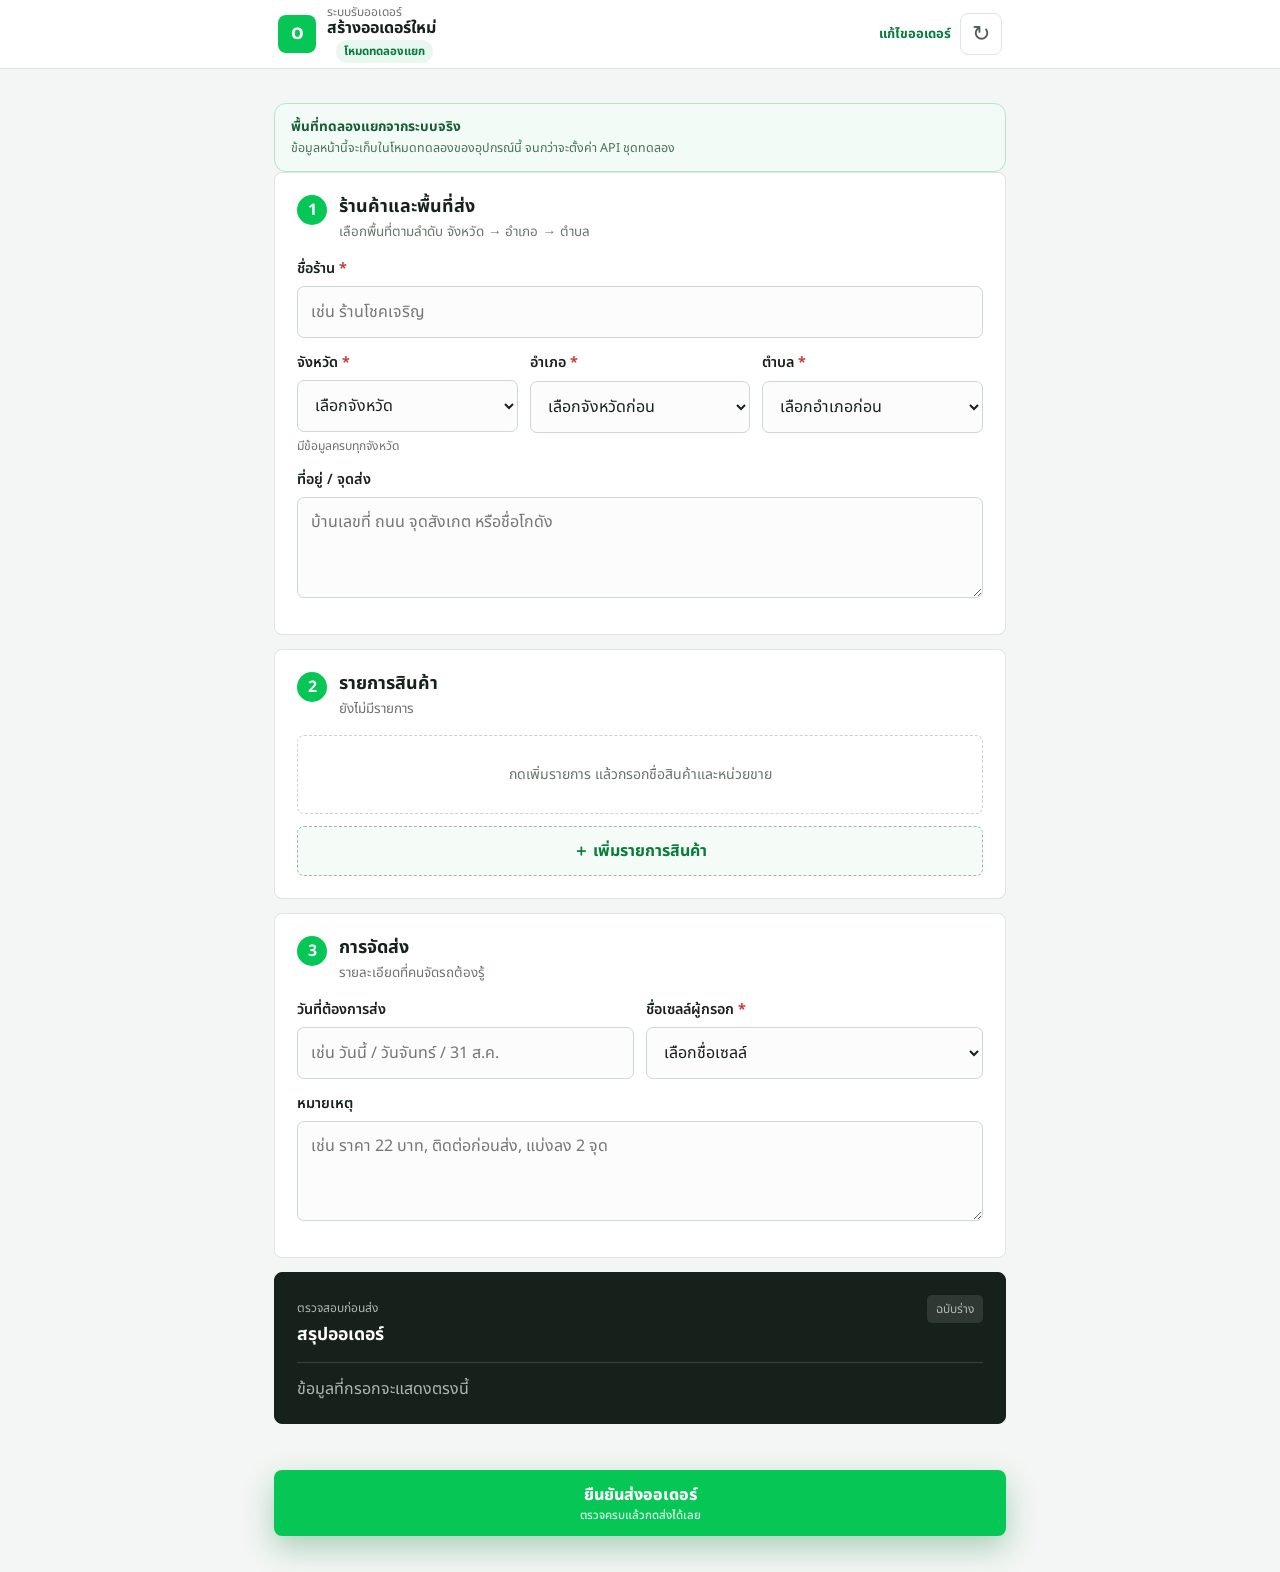
<file: index.html>
<!doctype html><html lang="th"><head><meta charset="utf-8"><meta name="viewport" content="width=device-width,initial-scale=1,viewport-fit=cover"><meta name="theme-color" content="#06c755"><title>รับออเดอร์จากเซลล์</title><link rel="preconnect" href="https://fonts.googleapis.com"><link rel="preconnect" href="https://fonts.gstatic.com" crossorigin><link href="https://fonts.googleapis.com/css2?family=Noto+Sans+Thai:wght@400;500;600;700&display=swap" rel="stylesheet"><link rel="stylesheet" href="styles.css"></head><body>
<header class="app-header"><div class="header-inner"><div class="brand-mark">O</div><div><p>ระบบรับออเดอร์</p><strong>สร้างออเดอร์ใหม่</strong><span class="test-badge">โหมดทดลองแยก</span></div><div class="header-actions"><a class="edit-link" href="edit.html">แก้ไขออเดอร์</a><button class="icon-button" type="button" id="resetButton" title="ล้างข้อมูล" aria-label="ล้างข้อมูล">↻</button></div></div></header>
<main class="app-shell"><div class="experiment-notice"><strong>พื้นที่ทดลองแยกจากระบบจริง</strong><span>ข้อมูลหน้านี้จะเก็บในโหมดทดลองของอุปกรณ์นี้ จนกว่าจะตั้งค่า API ชุดทดลอง</span></div><form id="orderForm" novalidate>
<section class="form-section" aria-labelledby="customer-title"><div class="section-heading compact"><span class="step">1</span><div><h1 id="customer-title">ร้านค้าและพื้นที่ส่ง</h1><p>เลือกพื้นที่ตามลำดับ จังหวัด → อำเภอ → ตำบล</p></div></div><label class="field shop-field"><span>ชื่อร้าน <b>*</b></span><input id="shopName" name="shopName" type="text" placeholder="เช่น ร้านโชคเจริญ" autocomplete="off" aria-autocomplete="list" aria-controls="shopSuggestions" aria-expanded="false" required><div class="shop-suggestions" id="shopSuggestions" role="listbox" hidden></div></label><div class="address-grid"><label class="field"><span>จังหวัด <b>*</b></span><select class="address-native" name="province" id="province" tabindex="-1" aria-hidden="true"><option value="">เลือกจังหวัด</option></select><button class="address-picker" id="provincePicker" type="button">เลือกจังหวัด <span>⌄</span></button></label><label class="field"><span>อำเภอ <b>*</b></span><select class="address-native" name="district" id="district" tabindex="-1" aria-hidden="true" disabled><option value="">เลือกจังหวัดก่อน</option></select><button class="address-picker" id="districtPicker" type="button" disabled>เลือกจังหวัดก่อน <span>⌄</span></button></label><label class="field"><span>ตำบล <b>*</b></span><select class="address-native" name="subdistrict" id="subdistrict" tabindex="-1" aria-hidden="true" disabled><option value="">เลือกอำเภอก่อน</option></select><button class="address-picker" id="subdistrictPicker" type="button" disabled>เลือกอำเภอก่อน <span>⌄</span></button></label></div><label class="field"><span>ที่อยู่ / จุดส่ง</span><textarea id="address" name="address" rows="3" placeholder="บ้านเลขที่ ถนน จุดสังเกต หรือชื่อโกดัง"></textarea></label></section>
<section class="form-section" aria-labelledby="items-title"><div class="section-heading compact"><span class="step">2</span><div><h2 id="items-title">รายการสินค้า</h2><p id="itemCount">ยังไม่มีรายการ</p></div></div><div id="itemsList" class="items-list"><div class="empty-state" id="emptyItems">กดเพิ่มรายการ แล้วกรอกชื่อสินค้าและหน่วยขาย</div></div><button class="add-button" type="button" id="addItemButton">＋ เพิ่มรายการสินค้า</button></section>
<section class="form-section" aria-labelledby="delivery-title"><div class="section-heading compact"><span class="step">3</span><div><h2 id="delivery-title">การจัดส่ง</h2><p>รายละเอียดที่คนจัดรถต้องรู้</p></div></div><div class="two-col"><label class="field"><span>วันที่ต้องการส่ง</span><input id="deliveryDate" name="deliveryDate" type="text" placeholder="เช่น วันนี้ / วันจันทร์ / 31 ส.ค."></label><label class="field"><span>ชื่อเซลล์ผู้กรอก <b>*</b></span><select id="salesName" name="salesName" required><option value="">เลือกชื่อเซลล์</option><option value="ศุภชัย บุญลือ">ศุภชัย บุญลือ</option><option value="สำราญ ผิวเหลือง">สำราญ ผิวเหลือง</option><option value="ถาวร หลอมทอง">ถาวร หลอมทอง</option><option value="กุสุมา คชแพทย์">กุสุมา คชแพทย์</option><option value="จุฑาภรณ์ ไชยปัญญา">จุฑาภรณ์ ไชยปัญญา</option><option value="สำนักงาน">สำนักงาน</option></select></label></div><label class="field"><span>หมายเหตุ</span><textarea id="note" name="note" rows="3" placeholder="เช่น ราคา 22 บาท, ติดต่อก่อนส่ง, แบ่งลง 2 จุด"></textarea></label></section>
<section class="summary-section" aria-labelledby="summary-title"><div class="summary-top"><div><span>ตรวจสอบก่อนส่ง</span><h2 id="summary-title">สรุปออเดอร์</h2></div><span class="draft-badge">ฉบับร่าง</span></div><div id="summaryContent" class="summary-content"><p class="summary-placeholder">ข้อมูลที่กรอกจะแสดงตรงนี้</p></div></section><div class="form-message" id="formMessage" role="status"></div><button class="submit-button" type="submit"><span>ยืนยันส่งออเดอร์</span><small>ตรวจครบแล้วกดส่งได้เลย</small></button></form></main>
<template id="itemTemplate"><article class="order-item"><div class="item-top"><strong class="item-number">รายการ 1</strong><button class="remove-button" type="button" aria-label="ลบรายการ">×</button></div><div class="item-grid"><label><span>สินค้า</span><input class="item-product" type="text" placeholder="พิมพ์ชื่อสินค้า"></label><label><span>จำนวน</span><input class="item-quantity" type="number" min="0" inputmode="numeric" placeholder="0"></label><label><span>หน่วย</span><input class="item-unit" type="text" placeholder="เช่น แพ็ค / ลัง"></label><label><span>ของแถม</span><input class="item-free" type="number" min="0" inputmode="numeric" placeholder="0"></label><label><span>ราคา/หน่วย</span><input class="item-price" type="number" min="0" step="0.01" inputmode="decimal" placeholder="ไม่ระบุ"></label></div></article></template>
<div class="picker-sheet" id="addressSheet" hidden><button class="picker-backdrop" type="button" aria-label="ปิด"></button><section class="picker-panel" role="dialog" aria-modal="true" aria-labelledby="pickerTitle"><div class="picker-head"><h2 id="pickerTitle">เลือกพื้นที่</h2><button id="closePicker" type="button" aria-label="ปิด">×</button></div><input id="pickerSearch" type="search" placeholder="ค้นหา" autocomplete="off"><div class="picker-options" id="pickerOptions"></div></section></div>
<link rel="stylesheet" href="picker.css?v=exp1"><link rel="stylesheet" href="native-address.css?v=exp1"><script src="thai-addresses.js?v=exp1"></script><script src="experiment-config.js?v=exp1"></script><script src="script.js?v=exp1"></script><script src="submit.js?v=exp3"></script></body></html>
</file>
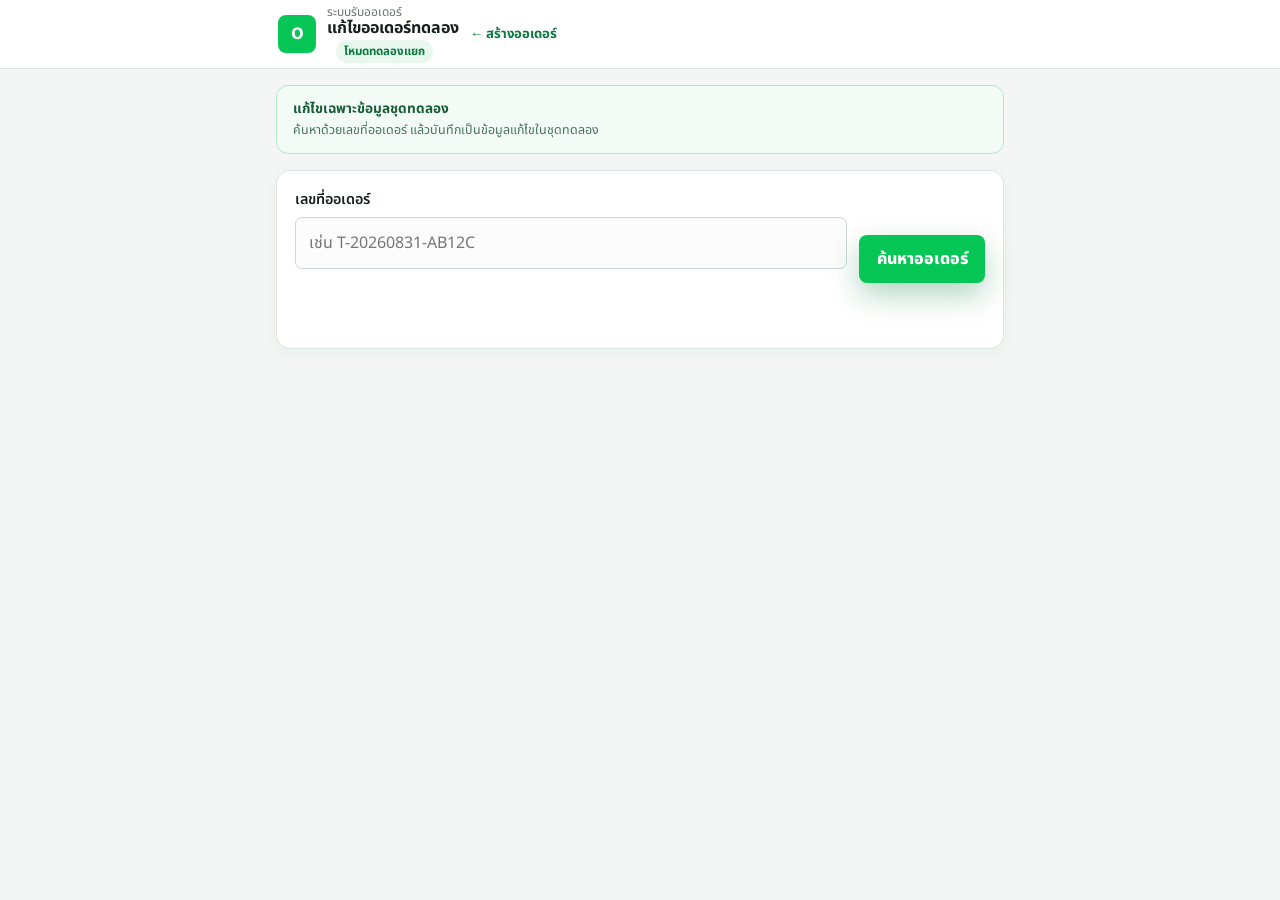
<file: edit.html>
<!doctype html><html lang="th"><head><meta charset="utf-8"><meta name="viewport" content="width=device-width,initial-scale=1,viewport-fit=cover"><meta name="theme-color" content="#06c755"><title>แก้ไขออเดอร์ทดลอง</title><link rel="preconnect" href="https://fonts.googleapis.com"><link rel="preconnect" href="https://fonts.gstatic.com" crossorigin><link href="https://fonts.googleapis.com/css2?family=Noto+Sans+Thai:wght@400;500;600;700&display=swap" rel="stylesheet"><link rel="stylesheet" href="styles.css"><link rel="stylesheet" href="edit-styles.css?v=exp2"></head><body>
<header class="app-header"><div class="header-inner"><div class="brand-mark">O</div><div><p>ระบบรับออเดอร์</p><strong>แก้ไขออเดอร์ทดลอง</strong><span class="test-badge">โหมดทดลองแยก</span></div><a class="edit-link" href="index.html">← สร้างออเดอร์</a></div></header>
<main class="edit-shell"><div class="experiment-notice"><strong>แก้ไขเฉพาะข้อมูลชุดทดลอง</strong><span>ค้นหาด้วยเลขที่ออเดอร์ แล้วบันทึกเป็นข้อมูลแก้ไขในชุดทดลอง</span></div>
<section class="edit-card search-card"><label class="field"><span>เลขที่ออเดอร์</span><input id="orderId" type="text" placeholder="เช่น T-20260831-AB12C" autocomplete="off"></label><button class="submit-button compact-button" id="searchButton" type="button"><span>ค้นหาออเดอร์</span></button><div id="editMessage" class="form-message" role="status"></div></section>
<form id="editForm" class="edit-card" hidden><div class="loaded-order"><span>กำลังแก้ไข</span><strong id="loadedOrderId"></strong></div><div class="two-col"><label class="field"><span>ชื่อร้าน</span><input id="shopName" required></label><label class="field"><span>ชื่อเซลล์ผู้กรอกเดิม</span><select id="salesName" disabled><option value="">ไม่ระบุ</option><option value="ศุภชัย บุญลือ">ศุภชัย บุญลือ</option><option value="สำราญ ผิวเหลือง">สำราญ ผิวเหลือง</option><option value="ถาวร หลอมทอง">ถาวร หลอมทอง</option><option value="กุสุมา คชแพทย์">กุสุมา คชแพทย์</option><option value="จุฑาภรณ์ ไชยปัญญา">จุฑาภรณ์ ไชยปัญญา</option><option value="สำนักงาน">สำนักงาน</option></select></label></div><div class="two-col"><label class="field"><span>ชื่อผู้แก้ไข <b>*</b></span><select id="editorName" required><option value="">เลือกชื่อผู้แก้ไข</option><option value="ศุภชัย บุญลือ">ศุภชัย บุญลือ</option><option value="สำราญ ผิวเหลือง">สำราญ ผิวเหลือง</option><option value="ถาวร หลอมทอง">ถาวร หลอมทอง</option><option value="กุสุมา คชแพทย์">กุสุมา คชแพทย์</option><option value="จุฑาภรณ์ ไชยปัญญา">จุฑาภรณ์ ไชยปัญญา</option><option value="สำนักงาน">สำนักงาน</option></select><small class="field-hint">ต้องเป็นชื่อเดียวกับเซลล์ผู้กรอกเดิม</small></label><div class="identity-note">ระบบจะไม่บันทึก หากชื่อผู้แก้ไขไม่ตรงกับผู้กรอกเดิม</div></div><div class="two-col"><label class="field"><span>จังหวัด</span><input id="province"></label><label class="field"><span>อำเภอ</span><input id="district"></label></div><div class="two-col"><label class="field"><span>ตำบล</span><input id="subdistrict"></label><label class="field"><span>วันที่ต้องการส่ง</span><input id="deliveryDate"></label></div><label class="field"><span>ที่อยู่ / จุดส่ง</span><textarea id="address" rows="2"></textarea></label><div class="items-editor"><div class="editor-heading"><h2>รายการสินค้า</h2><button class="add-button" id="addEditItem" type="button">＋ เพิ่มรายการ</button></div><div id="editItems"></div></div><label class="field"><span>หมายเหตุ</span><textarea id="note" rows="3"></textarea></label><div id="editCompleteNotice" class="edit-complete-notice" role="status" hidden><strong>✓ ส่งการแก้ไขแล้ว</strong><span>ระบบล็อกปุ่มไว้เพื่อป้องกันการส่งซ้ำ หากต้องการแก้อีกครั้งให้กดค้นหาออเดอร์ใหม่</span></div><button class="submit-button" type="submit"><span>บันทึกการแก้ไข</span><small>บันทึกเฉพาะออเดอร์ทดลอง</small></button></form></main>
<script src="experiment-config.js?v=exp1"></script><script src="edit.js?v=exp4"></script></body></html>
</file>
<file: styles.css>
:root{--green:#06c755;--green-dark:#069a45;--ink:#17211b;--muted:#68746c;--line:#dce6df;--surface:#fff;--bg:#f3f6f4;--danger:#c73b3b}*{box-sizing:border-box}html{background:var(--bg)}body{margin:0;color:var(--ink);background:var(--bg);font-family:"Noto Sans Thai",Arial,sans-serif}button,input,select,textarea{font:inherit}button{touch-action:manipulation}.app-header{position:sticky;top:0;z-index:20;background:rgba(255,255,255,.96);border-bottom:1px solid var(--line);backdrop-filter:blur(10px)}.header-inner{width:min(760px,100%);height:68px;margin:auto;padding:0 18px;display:flex;align-items:center;gap:11px}.brand-mark{width:38px;height:38px;display:grid;place-items:center;border-radius:8px;background:var(--green);color:#fff;font-weight:800}.header-inner p,.header-inner strong{margin:0;display:block;line-height:1.2}.header-inner p{font-size:.75rem;color:var(--muted)}.header-inner strong{font-size:1rem}.icon-button{margin-left:auto;width:42px;height:42px;border:1px solid var(--line);border-radius:8px;background:#fff;font-size:1.35rem;color:#4e5a52}.app-shell{width:min(760px,100%);margin:auto;padding:18px 14px 118px}.form-section,.summary-section{margin-bottom:14px;padding:18px;background:var(--surface);border:1px solid var(--line);border-radius:8px}.section-heading{display:flex;gap:12px;align-items:flex-start;margin-bottom:18px}.section-heading.compact{margin-bottom:16px}.step{flex:0 0 30px;height:30px;display:grid;place-items:center;border-radius:50%;background:var(--green);color:#fff;font-weight:700}.section-heading h1,.section-heading h2{margin:0;font-size:1.12rem;line-height:1.35;letter-spacing:0}.section-heading p{margin:3px 0 0;color:var(--muted);font-size:.84rem}.field{display:grid;gap:7px;margin-bottom:14px}.field>span,.item-grid label>span{font-size:.9rem;font-weight:600}.field b{color:var(--danger)}input,select,textarea{width:100%;min-height:52px;padding:12px 13px;border:1px solid #ccd9d0;border-radius:7px;background:#fbfcfb;color:var(--ink);outline:none}textarea{resize:vertical;line-height:1.55}input:focus,select:focus,textarea:focus{border-color:var(--green-dark);box-shadow:0 0 0 3px rgba(6,199,85,.13);background:#fff}input:disabled{background:#edf1ee;color:#8b958f}.quick-section textarea{min-height:176px;font-size:1rem}.example-row{margin:-5px 0 13px;display:flex;align-items:center;justify-content:space-between;gap:12px;font-size:.78rem;color:var(--muted)}.text-button{border:0;padding:6px 0;background:none;color:var(--green-dark);font-weight:700}.parse-button,.add-button{width:100%;min-height:50px;border-radius:7px;font-weight:700}.parse-button{border:0;background:var(--ink);color:#fff}.add-button{border:1px dashed #9bbba6;background:#f5fbf7;color:#087d3a}.items-list{display:grid;gap:10px;margin-bottom:12px}.empty-state{padding:28px 16px;text-align:center;border:1px dashed #c8d5cc;border-radius:7px;color:var(--muted);font-size:.88rem}.order-item{padding:14px;border:1px solid var(--line);border-left:4px solid var(--green);border-radius:7px;background:#fcfdfc}.item-top{display:flex;align-items:center;justify-content:space-between;margin-bottom:11px}.item-number{font-size:.9rem}.remove-button{width:34px;height:34px;border:0;border-radius:6px;background:#f7ecec;color:var(--danger);font-size:1.3rem}.item-grid{display:grid;grid-template-columns:1.3fr .7fr .7fr;gap:10px}.item-grid label{display:grid;gap:5px}.item-grid input,.item-grid select{min-height:48px;padding:10px;font-size:.9rem}.address-grid,.two-col{display:grid;grid-template-columns:repeat(2,1fr);gap:0 12px}.address-grid .field:first-child{grid-column:1/-1}.field-hint{margin-top:-2px;min-height:17px;color:var(--muted);font-size:.76rem}.field-hint.warning{color:#a9461b}.summary-section{background:#17211b;color:#fff;border-color:#17211b}.summary-top{display:flex;align-items:flex-start;justify-content:space-between;padding-bottom:14px;border-bottom:1px solid rgba(255,255,255,.15)}.summary-top span{font-size:.75rem;color:#aeb9b2}.summary-top h2{margin:2px 0 0;font-size:1.1rem}.draft-badge{padding:5px 9px;border-radius:5px;background:rgba(255,255,255,.1)}.summary-content{padding-top:14px}.summary-placeholder{margin:0;color:#aeb9b2}.summary-group{margin-bottom:14px}.summary-group:last-child{margin-bottom:0}.summary-label{display:block;margin-bottom:3px;color:#9eaaa2;font-size:.75rem}.summary-value{font-weight:600;white-space:pre-line}.summary-item{display:flex;justify-content:space-between;gap:10px;padding:8px 0;border-bottom:1px solid rgba(255,255,255,.1);font-size:.9rem}.form-message{min-height:24px;margin:4px 2px 8px;color:var(--danger);font-size:.86rem;font-weight:600}.form-message.success{color:var(--green-dark)}.submit-button{position:fixed;z-index:30;left:50%;bottom:max(12px,env(safe-area-inset-bottom));transform:translateX(-50%);width:min(732px,calc(100% - 24px));min-height:66px;border:0;border-radius:8px;background:var(--green);color:#fff;box-shadow:0 12px 30px rgba(4,120,53,.3);display:grid;place-items:center;align-content:center;font-weight:800}.submit-button small{font-size:.72rem;font-weight:500;opacity:.88}@media(min-width:720px){.item-grid{grid-template-columns:1.4fr .7fr .7fr .7fr .8fr}.address-grid{grid-template-columns:repeat(3,1fr)}.address-grid .field:first-child{grid-column:auto}.form-section,.summary-section{padding:22px}.submit-button{position:static;transform:none;width:100%;margin-top:8px}.app-shell{padding-bottom:36px}}@media(max-width:460px){.item-grid{grid-template-columns:1.2fr .8fr}.item-grid label:first-child{grid-column:1/-1}.address-grid,.two-col{grid-template-columns:1fr}.address-grid .field:first-child{grid-column:auto}.example-row{align-items:flex-start}.example-row span{text-align:right}.form-section,.summary-section{padding:16px}.app-shell{padding-left:10px;padding-right:10px}.quick-section textarea{min-height:190px}}
/* Remembered shop suggestions */
.shop-field{position:relative}
.shop-suggestions{position:absolute;z-index:18;top:100%;left:0;right:0;margin-top:-7px;max-height:286px;overflow:auto;border:1px solid #b9c9bf;border-radius:7px;background:#fff;box-shadow:0 12px 28px rgba(23,33,27,.16)}
.shop-option{width:100%;min-height:58px;padding:10px 13px;border:0;border-bottom:1px solid #e5ebe7;background:#fff;color:var(--ink);text-align:left;display:grid;gap:2px}
.shop-option:last-child{border-bottom:0}
.shop-option:active,.shop-option.active{background:#eef8f1}
.shop-option strong{font-size:.94rem}
.shop-option small{color:var(--muted);font-size:.78rem}
/* Experiment-only navigation and status */
.test-badge{display:inline-block;margin-left:.55rem;padding:.2rem .5rem;border-radius:999px;background:#e8f8ef;color:#087b3e;font-size:.72rem;font-weight:700}
.header-actions{display:flex;align-items:center;gap:.55rem;margin-left:auto}
.edit-link{color:#087b3e;font-size:.82rem;font-weight:700;text-decoration:none;white-space:nowrap}
.experiment-notice{display:flex;flex-direction:column;gap:.15rem;margin:1rem auto 0;padding:.8rem 1rem;border:1px solid #b8e4c8;border-radius:12px;background:#f2fbf5;color:#175c37;font-size:.85rem}
.experiment-notice span{color:#47735a;font-size:.78rem}
@media (max-width:600px){.header-actions{gap:.25rem}.edit-link{font-size:.72rem}.test-badge{display:block;width:max-content;margin:.25rem 0 0}.experiment-notice{margin:.75rem .75rem 0}}
</file>
<file: picker.css>
.address-native{position:absolute!important;width:1px!important;height:1px!important;min-height:0!important;opacity:0;pointer-events:none}.address-picker{width:100%;min-height:52px;padding:12px 13px;border:1px solid #ccd9d0;border-radius:7px;background:#fbfcfb;color:#17211b;display:flex;align-items:center;justify-content:space-between;text-align:left}.address-picker:disabled{background:#edf1ee;color:#8b958f}.address-picker:not(:disabled):active{border-color:#069a45;background:#f3fbf6}.picker-sheet[hidden]{display:none}.picker-sheet{position:fixed;inset:0;z-index:100;display:flex;align-items:flex-end;justify-content:center}.picker-backdrop{position:absolute;inset:0;width:100%;border:0;background:rgba(18,28,22,.48)}.picker-panel{position:relative;width:min(760px,100%);max-height:82vh;padding:18px 14px max(18px,env(safe-area-inset-bottom));border-radius:10px 10px 0 0;background:#fff;box-shadow:0 -12px 36px rgba(0,0,0,.18);display:flex;flex-direction:column;gap:12px}.picker-head{display:flex;align-items:center;justify-content:space-between}.picker-head h2{margin:0;font-size:1.08rem}.picker-head button{width:42px;height:42px;border:0;border-radius:7px;background:#edf1ee;font-size:1.5rem}.picker-panel input{flex:0 0 auto}.picker-options{overflow-y:auto;overscroll-behavior:contain;display:grid;gap:6px}.picker-options button{min-height:50px;padding:10px 12px;border:1px solid #dce6df;border-radius:7px;background:#fff;color:#17211b;text-align:left}.picker-options button:active{background:#edf8f1;border-color:#06c755}body.picker-open{overflow:hidden}
</file>
<file: native-address.css>
.address-native{position:static!important;width:100%!important;height:auto!important;min-height:52px!important;opacity:1!important;pointer-events:auto!important}
.address-picker{display:none!important}
</file>
<file: edit-styles.css>
.edit-shell{max-width:760px;margin:0 auto;padding:0 1rem 3rem}
.edit-card{margin-top:1rem;padding:1.1rem;border:1px solid #dce6df;border-radius:14px;background:#fff;box-shadow:0 4px 16px rgba(32,76,49,.04)}
.search-card{display:grid;grid-template-columns:1fr auto;gap:.75rem;align-items:end}
.search-card .form-message{grid-column:1/-1}
.compact-button{min-height:48px;padding:.7rem 1.1rem}
.loaded-order{display:flex;justify-content:space-between;gap:1rem;margin-bottom:1rem;padding-bottom:.75rem;border-bottom:1px solid #e7eee9;color:#61806b}
.loaded-order strong{color:#087b3e}
.editor-heading{display:flex;align-items:center;justify-content:space-between;margin-bottom:.5rem}
.editor-heading h2{margin:0;font-size:1.05rem}
.editor-heading .add-button{margin:0;padding:.55rem .75rem}
.edit-item{display:grid;grid-template-columns:1.6fr .7fr .9fr .7fr auto;gap:.45rem;align-items:end;margin-top:.65rem;padding:.7rem;border:1px dashed #cddbd1;border-radius:10px}
.edit-item label{min-width:0}
.edit-item label span{display:block;margin-bottom:.25rem;color:#526b59;font-size:.72rem}
.edit-item input{width:100%;box-sizing:border-box;padding:.55rem;border:1px solid #cbd9cf;border-radius:8px;font:inherit}
.remove-edit-item{border:0;background:#fff0f0;color:#b43131;border-radius:8px;padding:.55rem;font-size:1.1rem;cursor:pointer}
.field select:disabled{background:#eef3ef;color:#526b59;cursor:not-allowed}
.field-hint{display:block;margin-top:.35rem;color:#8a6a00;font-size:.75rem}
.identity-note{align-self:end;margin-bottom:.1rem;padding:.75rem;border:1px solid #f0d98a;border-radius:10px;background:#fff8d8;color:#765900;font-size:.84rem;line-height:1.45}
.edit-complete-notice{display:grid;gap:.2rem;margin:1rem 0;padding:1rem;border:1px solid #8fd6aa;border-radius:12px;background:#eaf9ef;color:#116b36;line-height:1.45}
.edit-complete-notice[hidden]{display:none}
.edit-complete-notice strong{font-size:1.05rem}
.edit-complete-notice span{font-size:.86rem}
.edit-card.edit-complete .submit-button:disabled{opacity:1;background:#65756a;color:#fff;cursor:not-allowed;box-shadow:none}
@media (max-width:680px){.search-card{grid-template-columns:1fr}.edit-item{grid-template-columns:1fr 1fr 1fr 1fr auto}.edit-item label:first-child{grid-column:1/-1}.remove-edit-item{align-self:end}.two-col{grid-template-columns:1fr}}
</file>
